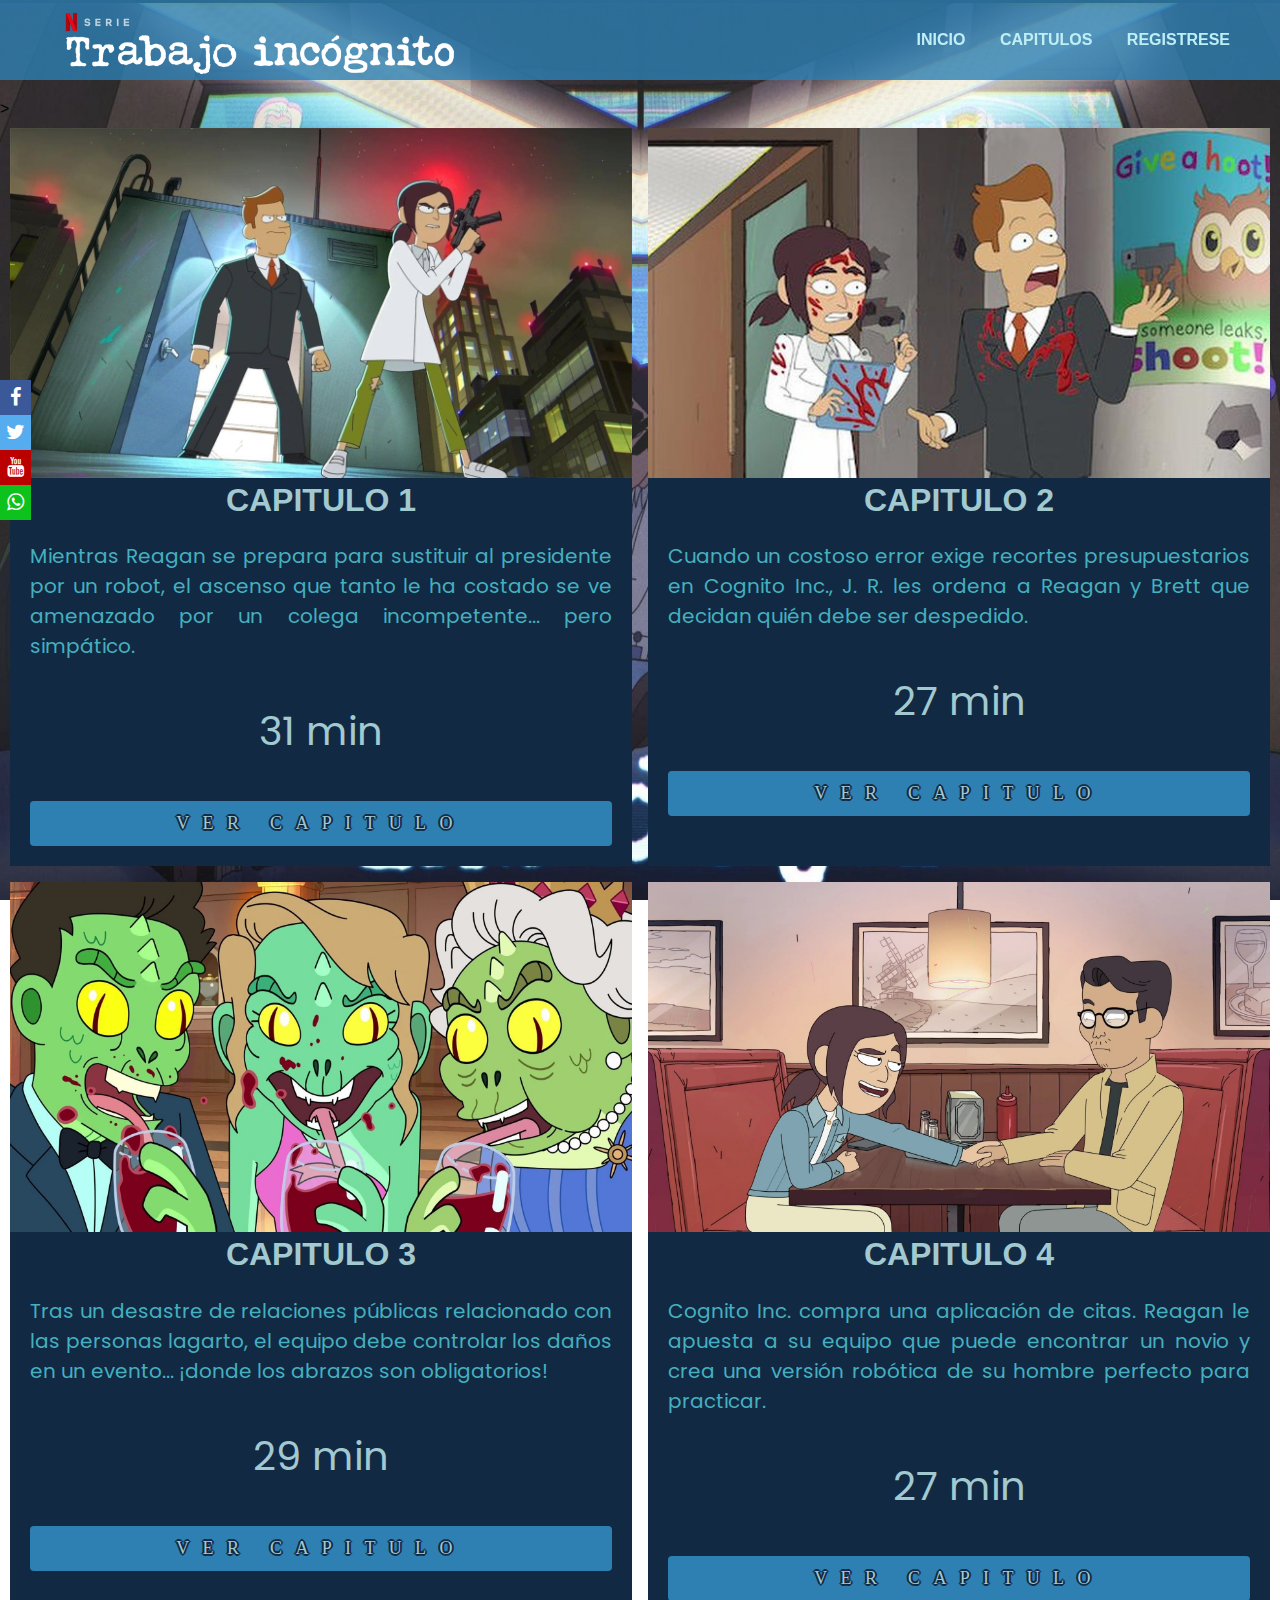
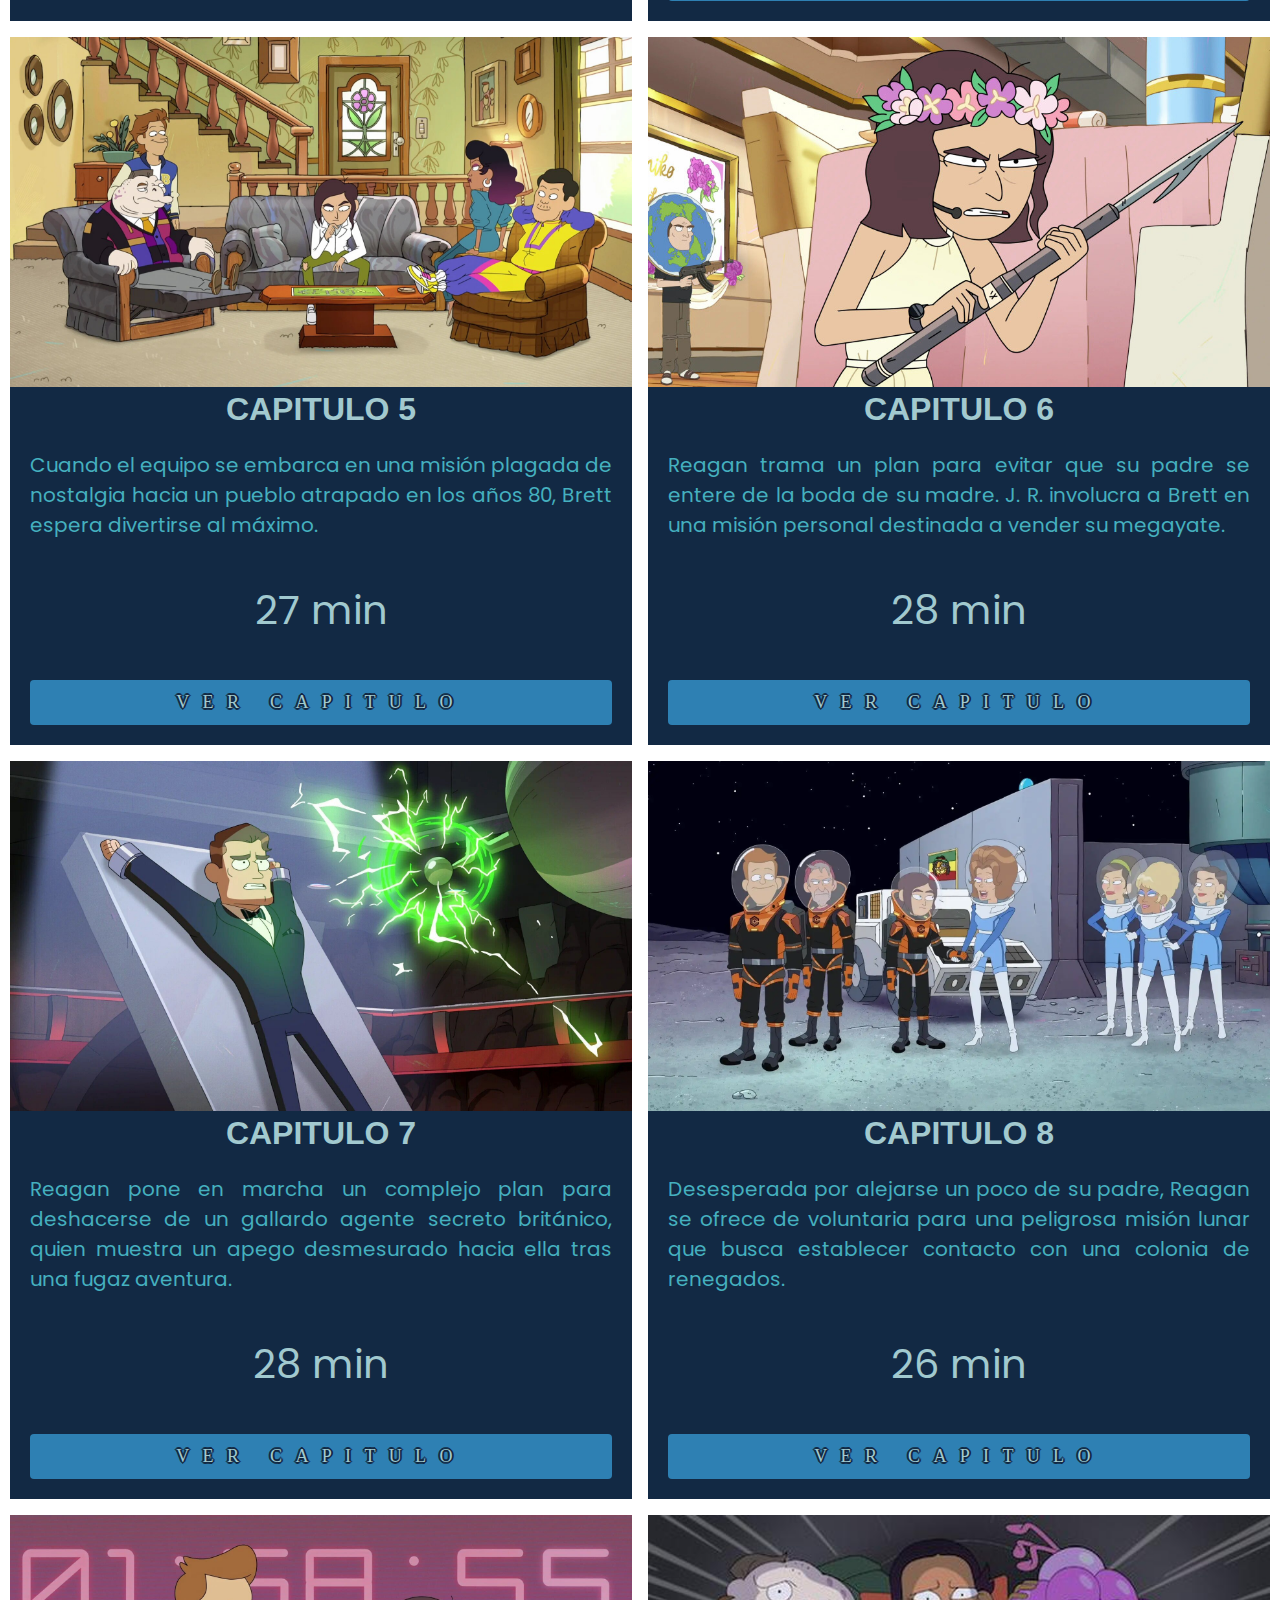
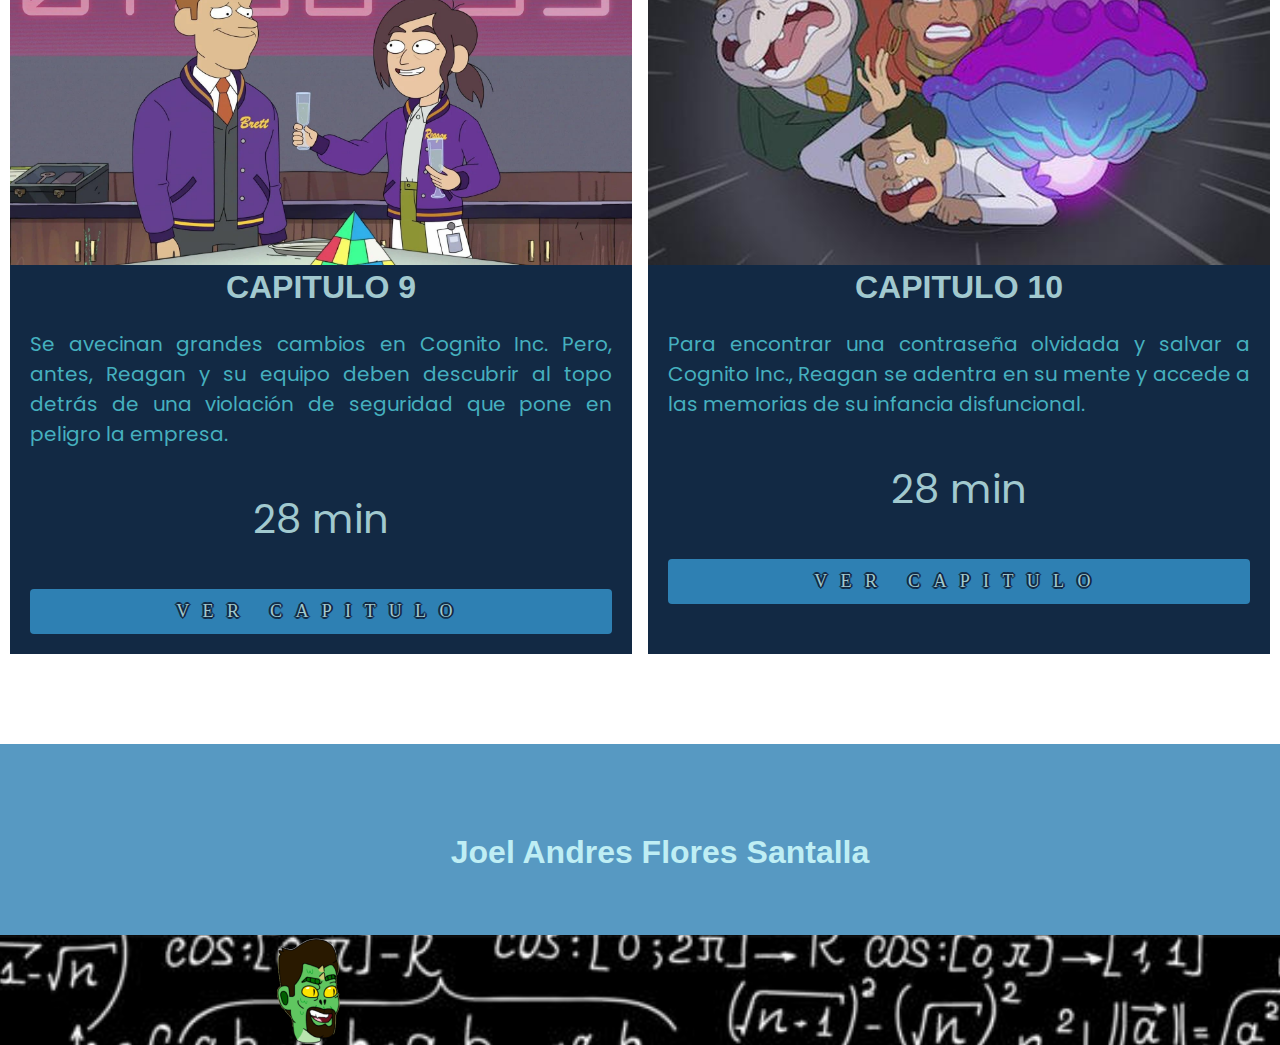
<file: Proyecto Pagina web/capitulos.html>
<!DOCTYPE html>
<html lang="en">
<head>
    <meta charset="UTF-8">
    <meta http-equiv="X-UA-Compatible" content="IE=edge">
    <meta name="viewport" content="width=device-width, initial-scale=1.0">
    <title>CAPITULOS</title>
    <link href="https://fonts.googleapis.com/css?family=Poppins:400,500&display=swap" rel="stylesheet" />
    <script src="https://ajax.googleapis.com/ajax/libs/jquery/3.3.1/jquery.min.js"></script>
    <link rel="stylesheet" href="capitulos.css">
    <link rel="stylesheet" href="https://cdnjs.cloudflare.com/ajax/libs/font-awesome/4.7.0/css/font-awesome.min.css">
</head>
<body>

    <nav>
        <div class="logo"></div>
        <a class="btn">
            <span></span>
            <span></span>
            <span></span>
        </a>
        <div class="menu">
            <a href="index.html">INICIO</a>
            <a href="capitulos.html">CAPITULOS</a>
            <a href="formulario.html">REGISTRESE</a>
        </div>
    </nav>
    <div class="icon-bar">
        <a href="https://www.facebook.com/insidejob" target="_blank" class="facebook"><i class="fa fa-facebook"></i></a> 
        <a href="https://twitter.com/insidejob?lang=es" target="_blank" class="twitter"><i class="fa fa-twitter"></i></a> 
        <a href="https://www.youtube.com/watch?v=DjiohiiCY4s" target="_blank" class="youtube"><i class="fa fa-youtube"></i></a> 
        <a href="https://web.whatsapp.com/" target="_blank" class="whatsapp"><i class="fa fa-whatsapp"></i></a>
    </div>
    <div class="peso"></div>>
    <section>
        <div class="container">
            <div>
                <div class="card">
                    <img src="img/cap1.jpg" alt="CAPITULO 1" style="width:100%">
                    <h1>CAPITULO 1</h1>
                    <br>
                    <p>
                        Mientras Reagan se prepara para sustituir al presidente por un robot, 
                        el ascenso que tanto le ha costado se ve amenazado por un colega incompetente... 
                        pero simpático.
                    </p>
                    <p class="price">31 min</p>
                    <p><button><a href="https://cuevana.biz/serie/97727/trabajo-incognito/temporada/1/episodio/2" target="_blank">VER CAPITULO</a></button></p>
                </div>
            </div>
                <div>
                    <div class="card">
                        <img src="img/cap2.jpg" alt="CAPITULO 2" style="width:100%">
                        <h1>CAPITULO 2</h1>
                        <br>
                        <p>
                            Cuando un costoso error exige recortes presupuestarios en Cognito Inc., 
                            J. R. les ordena a Reagan y Brett que decidan quién debe ser despedido.
                        </p>
                        <p class="price">27 min</p>
                        <p><button><a href="https://cuevana.biz/serie/97727/trabajo-incognito/temporada/1/episodio/2" target="_blank">VER CAPITULO</a></button></p>
                      </div>
                      
                </div>
                <div>
                    <div class="card">
                        <img src="img/cap3.jpg" alt="CAPITULO 3" style="width:100%">
                        <h1>CAPITULO 3</h1>
                        <br>
                        <p>
                            Tras un desastre de relaciones públicas relacionado con las personas 
                            lagarto, el equipo debe controlar los daños en un evento... ¡donde 
                            los abrazos son obligatorios!
                        </p>
                        <p class="price">29 min</p>
                        <p><button><a href="https://cuevana.biz/serie/97727/trabajo-incognito/temporada/1/episodio/3" target="_blank">VER CAPITULO</a></button></p>
                      </div>
                      
                </div>
                <div>
                    <div class="card">
                        <img src="img/cap4.jpg" alt="CAPITULO 4" style="width:100%">
                        <h1>CAPITULO 4</h1>
                        <br>
                        <p>
                            Cognito Inc. compra una aplicación de citas. Reagan le apuesta a su 
                            equipo que puede encontrar un novio y crea una versión robótica de su 
                            hombre perfecto para practicar.
                        </p>
                        <p class="price">27 min</p>
                        <p><button><a href="https://cuevana.biz/serie/97727/trabajo-incognito/temporada/1/episodio/4" target="_blank">VER CAPITULO</a></button></p>
                      </div>
                      
                </div>
                <div>
                    <div class="card">
                        <img src="img/cap5.jpg" alt="CAPITULO 5" style="width:100%">
                        <h1>CAPITULO 5</h1>
                        <br>
                        <p>
                            Cuando el equipo se embarca en una misión plagada de nostalgia hacia 
                            un pueblo atrapado en los años 80, Brett espera divertirse al máximo.
                        </p>
                        <p class="price">27 min</p>
                        <p><button><a href="https://cuevana.biz/serie/97727/trabajo-incognito/temporada/1/episodio/5" target="_blank">VER CAPITULO</a></button></p>
                      </div>
                      
                </div>
                <div>
                    <div class="card">
                        <img src="img/cap6.jpg" alt="CAPITULO 6" style="width:100%">
                        <h1>CAPITULO 6</h1>
                        <br>
                        <p>
                            Reagan trama un plan para evitar que su padre se entere de la boda de 
                            su madre. J. R. involucra a Brett en una misión personal destinada a 
                            vender su megayate.
                        </p>
                        <p class="price">28 min</p>
                        <p><button><a href="https://cuevana.biz/serie/97727/trabajo-incognito/temporada/1/episodio/6" target="_blank">VER CAPITULO</a></button></p>
                      </div>
                      
                </div>
                <div>
                    <div class="card">
                        <img src="img/cap7.jpg" alt="CAPITULO 7" style="width:100%">
                        <h1>CAPITULO 7</h1>
                        <br>
                        <p>
                            Reagan pone en marcha un complejo plan para deshacerse de un gallardo 
                            agente secreto británico, quien muestra un apego desmesurado hacia ella 
                            tras una fugaz aventura.
                        </p>
                        <p class="price">28 min</p>
                        <p><button><a href="https://cuevana.biz/serie/97727/trabajo-incognito/temporada/1/episodio/7" target="_blank">VER CAPITULO</a></button></p>
                      </div>
                      
                </div>
                <div>
                    <div class="card">
                        <img src="img/cap8.jpg" alt="CAPITULO 8" style="width:100%">
                        <h1>CAPITULO 8</h1>
                        <br>
                        <p>
                            Desesperada por alejarse un poco de su padre, Reagan se ofrece de 
                            voluntaria para una peligrosa misión lunar que busca establecer contacto 
                            con una colonia de renegados.
                        </p>
                        <p class="price">26 min</p>
                        <p><button><a href="https://cuevana.biz/serie/97727/trabajo-incognito/temporada/1/episodio/8" target="_blank">VER CAPITULO</a></button></p>
                      </div>
                      
                </div>
                <div>
                    <div class="card">
                        <img src="img/cap9.jpg" alt="CAPITULO 9" style="width:100%">
                        <h1>CAPITULO 9</h1>
                        <br>
                        <p>
                            Se avecinan grandes cambios en Cognito Inc. Pero, antes, Reagan y su 
                            equipo deben descubrir al topo detrás de una violación de seguridad que 
                            pone en peligro la empresa.
                        </p>
                        <p class="price">28 min</p>
                        <p><button><a href="https://cuevana.biz/serie/97727/trabajo-incognito/temporada/1/episodio/9" target="_blank">VER CAPITULO</a></button></p>
                      </div>
                      
                </div>
                <div>
                    <div class="card">
                        <img src="img/cap10.jpg" alt="CAPITULO 10" style="width:100%">
                        <h1>CAPITULO 10</h1>
                        <br>
                        <p>
                            Para encontrar una contraseña olvidada y salvar a Cognito Inc., 
                            Reagan se adentra en su mente y accede a las memorias de su infancia disfuncional.
                        </p>
                        <p class="price">28 min</p>
                        <p><button><a href="https://cuevana.biz/serie/97727/trabajo-incognito/temporada/1/episodio/10" target="_blank">VER CAPITULO</a></button></p>
                      </div>
                      
                </div>

        </div>
    </section>
    <script type="text/javascript">
        $(".btn").on("click", function(){
            $('.menu').toggleClass("show");
        });
    </script>
</body>
<footer>
    <h1>Joel Andres Flores Santalla</h1>
    <div>
        <div id="game-container" class="contenedor"></div>
        <script src="phaser.min.js"></script>
        <script src="Game.js"></script>
    </div>
</footer>
</html>
</file>
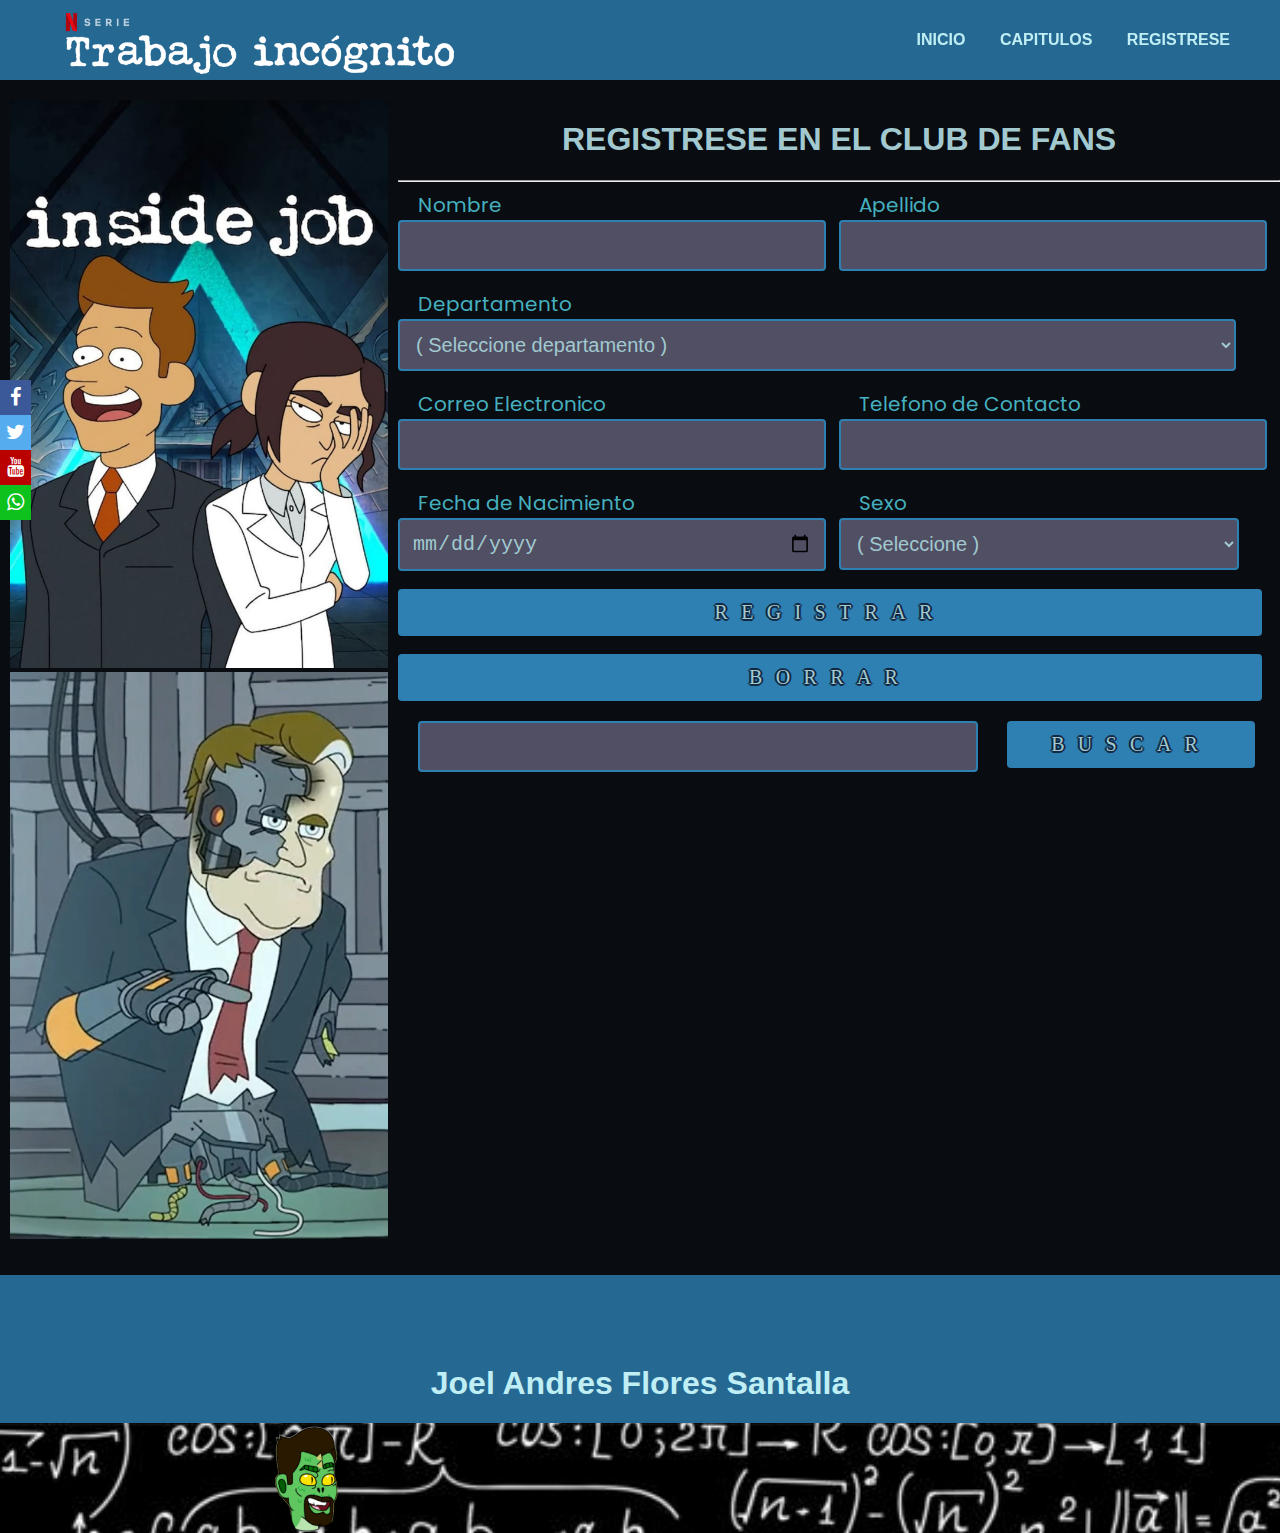
<file: Proyecto Pagina web/formulario.html>
<!DOCTYPE html>
<html lang="en">
<head>
    <meta charset="UTF-8">
    <meta http-equiv="X-UA-Compatible" content="IE=edge">
    <meta name="viewport" content="width=device-width, initial-scale=1.0">
    <link href="https://fonts.googleapis.com/css?family=Poppins:400,500&display=swap" rel="stylesheet" />
    <script src="https://ajax.googleapis.com/ajax/libs/jquery/3.3.1/jquery.min.js"></script>
    <title>REGISTRESE</title>
    <link rel="stylesheet" href="formulario.css">
    <link rel="stylesheet" href="https://cdnjs.cloudflare.com/ajax/libs/font-awesome/4.7.0/css/font-awesome.min.css">
    
</head>
<body>
    <nav>
        <div class="logo"></div>
        <a class="btn">
            <span></span>
            <span></span>
            <span></span>
        </a>
        <div class="menu">
            <a href="index.html">INICIO</a>
            <a href="capitulos.html">CAPITULOS</a>
            <a href="formulario.html">REGISTRESE</a>
        </div>
    </nav>
    <header></header>
    <div class="icon-bar">
        <a href="https://www.facebook.com/insidejob" target="_blank" class="facebook"><i class="fa fa-facebook"></i></a> 
        <a href="https://twitter.com/insidejob?lang=es" target="_blank" class="twitter"><i class="fa fa-twitter"></i></a> 
        <a href="https://www.youtube.com/watch?v=DjiohiiCY4s" target="_blank" class="youtube"><i class="fa fa-youtube"></i></a> 
        <a href="https://web.whatsapp.com/" target="_blank" class="whatsapp"><i class="fa fa-whatsapp"></i></a>
    </div>
    <div class="grid-container">
        <div>
            <img class="imgform" src="img\paraformulario.jpg">
            <img src="img\paraformulario2.jpg">
            <!--
                <div class="c10">
                <iframe src="https://www.google.com/maps/embed?pb=!1m18!1m12!1m3!1d3178.9538386650474!2d-3.6137609843172185!3d37.17756797987259!2m3!1f0!2f0!3f0!3m2!1i1024!2i768!4f13.1!3m3!1m2!1s0xd71fc92a8f925ff%3A0x22830a5e492b95b1!2zQ2FsbGUgTcOpbmRleiBOw7rDsWV6LCAxMCwgMTgwMDMgR3JhbmFkYQ!5e0!3m2!1ses!2ses!4v1472711730435" width=auto height=auto frameborder="0" style="border:0" allowfullscreen</iframe>
                </div>
            -->
        </div>
        <div>
            <form>
                <h1>REGISTRESE EN EL CLUB DE FANS</h1>
                <hr>
                <div class="grid-form">
                    <div class="caja c1">
                        <label>Nombre</label><br>
                        <input type="text" id="alt" name="alt" required><br><br>
                    </div>
                    <div class="caja c2">
                        <label>Apellido</label><br>
                        <input type="text" id="alt" name="alt" required><br><br>
                    </div>
                    <div class="c3">
                        <label>Departamento</label><br>
                        <select name="alt" required>
                            <option value="lp">( Seleccione departamento )</option>
                            <option value="lp">LA PAZ</option>
                            <option value="ch">COCHABAMBA</option>
                            <option value="st">SANTA CRUZ</option>
                            <option value="bn">BENI</option>
                            <option value="pd">PANDO</option>
                            <option value="or">ORURO</option>
                            <option value="pt">POTOSI</option>
                            <option value="ch">CHUQUISACA</option>
                            <option value="tj">TARIJA</option>
                        </select>
                        <br><br>
                    </div>
                    <div class="caja c4">
                        <label>Correo Electronico</label><br>
                        <input type="email" id="alt" name="alt" required><br><br>
                    </div>
                    <div class="caja c5">
                        <label>Telefono de Contacto</label><br>
                        <input type="tel" id="alt" name="alt" required><br><br>
                    </div>
                    <div class="caja c6">
                        <label>Fecha de Nacimiento</label><br>
                        <input type="date" id="birthdaytime" name="birthdaytime" required><br><br>
                    </div>
                    <div class="caja c7">
                        <label>Sexo</label><br>
                        <select name="alt" required>
                            <option value="nn">( Seleccione )</option>
                            <option value="m">Hombre</option>
                            <option value="f">Mujer</option>
                        </select>
                        <br><br>
                    </div>
                    
                    
                </div>
                <div class="grid-map">
                    <div class="c11">
                        <input type="submit" value="REGISTRAR"><br><br>
                        <input type="reset" value="BORRAR">
                    </div>
                    <div class="c9 buscador">
                        <div>
                            <p><input type="search" name="busqueda"></p>
                        </div>
                        <div>
                            <p><input type="submit" value="BUSCAR"></p>
                        </div>
                    </div>
                    <div>
                        <form action="https://twitter.com/ney01010" >
                            <iframe class="map" src="https://www.google.com/maps/embed?pb=!1m14!1m8!1m3!1d15086.94460396503!2d-65.2540309280321!3d-19.031344750965914!3m2!1i1024!2i768!4f13.1!3m3!1m2!1s0x93fbc8daee899591%3A0x6d2d1e47fc8a29fc!2sMercado%20el%20Morro!5e0!3m2!1ses!2sbo!4v1651103038243!5m2!1ses!2sbo"  height="400" style="border:0;" allowfullscreen="" loading="lazy" referrerpolicy="no-referrer-when-downgrade"></iframe>
                        </form>
                    </div>
                </div>
                
            </form>
        </div>
    </div>
    
    <script type="text/javascript">
        $(".btn").on("click", function(){
            $('.menu').toggleClass("show");
        });
    </script>
</body>
<footer>
    <h1>Joel Andres Flores Santalla</h1>
    <div>
        <div id="game-container" class="contenedor"></div>
        <script src="phaser.min.js"></script>
        <script src="Game.js"></script>
    </div>
</footer>
</html>
</file>
<file: Proyecto Pagina web/capitulos.css>
.peso{
  height: 100px;
}

body {
    background-image: url('img/fondocaps.jpg');
    background-repeat: no-repeat;
    background-attachment: fixed;
    background-size: 100% 100%;
    margin: 0;
    padding: 0;
    font-family: Arial;
}
img{
    width: 100%;
    height: auto;
}
nav {
    position: fixed;
    height: 80px;
    overflow: hidden;
    top: 0;
    display: flex;
    align-items: center;
    background: rgb(45,128,179, 0.8);
    width: 100%;
}
footer{
    background: rgb(45,128,179, 0.8);
}
footer > h1 {
    text-align: center;
    color: #bfeef4;
}

.logo {
    background: url(img/logotrabajo.png) no-repeat 50% 50%;
    background-size: contain;
    width: 520px;
    height: 70px;
    float: left;
}
.buscador{
    margin-top: 80px;
    padding-top: 90px;
}

input{
    width: 100%;
    padding: 12px;
    font-size: 20px;
    border: 2px solid rgb(46,128,179);
    color: rgb(161,201,207);
    border-radius: 4px;
    resize: vertical;
    background-color: rgb(80,79,100);
}
input[type="submit"]{
    width: 100%;
    margin-top: 0;
    background-color: rgb(46,128,179);
    color: rgb(161,201,207);
    font-family: 'Lucida Sans';
    text-shadow: 2px 0 0 rgb(18,41,68), -2px 0 0 rgb(18,41,68), 0 2px 0 rgb(18,41,68), 0 -2px 0 rgb(18,41,68), 1px 1px rgb(18,41,68), -1px -1px 0 rgb(18,41,68), 1px -1px 0 rgb(18,41,68), -1px 1px 0 rgb(18,41,68);
    letter-spacing: 10pt;
    padding: 12px;
    border: 2px solid rgb(46,128,179);
    border-radius: 4px;
    cursor: pointer;
}
.buscador{
    display: grid;
    grid-template-columns: 70% 30%;
    justify-content: center;
    padding-right: 20px;
    padding-left: 20px;
}
.buscador p {
    font-size: 20px;
    padding: 0px 0px 0px 0px;
}



.menu{
    position: absolute;
    right: 50px;
}
.menu a{
    color: #bfeef4;
    text-decoration: none;
    font-weight: 700;
    margin-left: 30px;
    transition: color 0.3s;
    text-transform: uppercase;
}
.menu a:hover{
    color: #45b0bf;
}
h1 {
    color: #a2c9cf;
    width: 100%;
    height: 80px;
    margin-top: 80px;
    padding-top: 90px;
    padding-left: 20px;
 }

/* ESTILOS PARA EL MENU DESPLEGABLE */
.btn {
    display: none;
    position: absolute;
    right: 20px;
}
.btn:hover > span {
    background-color: #a2c9cf;
}
.btn span {
    display: block;
    margin: 6px;
    width: 40px;
    height: 3px;
    background: #45b0bf;
}


/* ESTILOS DE LA PAGINA EN GENERAL */
p {
    font-family: 'Poppins', sans-serif;
    padding: 5px 20px 20px 20px;
    font-size: 20px;
    text-align: justify;
    color: #45b0bf;
}

@media only screen and (max-width: 900px){
    .logo {
        background: url(img/logotrabajo.png) no-repeat 50% 50%;
        background-size: contain;
        width: 320px;
        height: 50px;
        float: left;
    }
    nav {
        overflow: visible;
    }
    .menu {
        width: 100%;
        right: 0;
        top: 80px;
        background: #504f64;
        overflow: hidden;
        max-height: 0;
    }
    .menu a{
        color: #a2c9cf;
        display: block;
        text-align: center;
        padding: 10px;
        margin: 0;
    }
    .btn {
        display: block;
        cursor: pointer;
    }
    .show {
        max-height: 200px;
    }
    input[type="submit"]{
        letter-spacing: 0;
    }
}






.card {
    margin: auto;
    text-align: center;
    font-family: arial;
  }
.card h1{
    color: #a2c9cf;
    width: 100%;
    height: 0px;
    margin-top: 0px;
    padding-top: 0px;
    padding-left: 0px;
}
.price {
    color: rgb(161,201,207);
    font-size: 40px;
    text-align: center;
}
.card p{
    padding: 0px 20px 0px 20px;
}
.card button {
    background-color: rgb(46,128,179);
    color: rgb(161,201,207);
    font-family: 'Lucida Sans';
    text-shadow: 2px 0 0 rgb(18,41,68), -2px 0 0 rgb(18,41,68), 0 2px 0 rgb(18,41,68), 0 -2px 0 rgb(18,41,68), 1px 1px rgb(18,41,68), -1px -1px 0 rgb(18,41,68), 1px -1px 0 rgb(18,41,68), -1px 1px 0 rgb(18,41,68);
    letter-spacing: 10pt;
    text-align: center;
    width: 100%;
    font-size: 18px;
    border: none;
    border-radius: 4px;
    cursor: pointer;
    padding: 12px;
}
button a{
    color: rgb(161,201,207);
    font-family: 'Lucida Sans';
    text-shadow: 2px 0 0 rgb(18,41,68), -2px 0 0 rgb(18,41,68), 0 2px 0 rgb(18,41,68), 0 -2px 0 rgb(18,41,68), 1px 1px rgb(18,41,68), -1px -1px 0 rgb(18,41,68), 1px -1px 0 rgb(18,41,68), -1px 1px 0 rgb(18,41,68);
    letter-spacing: 10pt;
    text-align: center;
    text-decoration: none;
}
.card button:hover {
    opacity: 0.7;
    background-color: rgb(161,201,207);
}





.container {
    display: grid;
    grid-template-columns: repeat(2, 1fr);
    grid-gap: 1em;
    grid-template-rows: minmax(10px auto);
    padding: 10px;
}
.container div {
    background: rgb(18,41,68);
}
.container div:hover {
    border: 3px solid rgb(46,128,179);
}

  @media screen and (max-width: 600px) {
  
    .container {
      display: grid;
      grid-template-columns: repeat(1, 1fr);
      grid-gap: 1em;
      grid-template-rows: minmax(50px auto);
      padding: 10px;
      margin:10px;
    }

    .menu a {
      float: none;
      width: 100%;
    }


  }


  .icon-bar {
    position: fixed;
    top: 50%;
    -webkit-transform: translateY(-50%);
    -ms-transform: translateY(-50%);
    transform: translateY(-50%);
  }
  
  .icon-bar a {
    display: block;
    text-align: center;
    padding: 6px;
    transition: all 0.3s ease;
    color: white;
    font-size: 20px;
  }
  
  .icon-bar a:hover {
    background-color: rgb(241, 67, 19);
  }
  
  .facebook {
    background: #3B5998;
    color: white;
  }
  
  .twitter {
    background: #55ACEE;
    color: white;
  }
  
  .google {
    background: #dd4b39;
    color: white;
  }
  
  .linkedin {
    background: #007bb5;
    color: white;
  }
  
  .youtube {
    background: #bb0000;
    color: white;
  }
  
  .content {
    margin-left: 75px;
    font-size: 30px;
  }
  .whatsapp {
    background: #0ec21d;
    color: white;
  }



  footer .fa {
    padding: 20px;
    font-size: 30px;
    width: 50px;
    text-align: center;
    text-decoration: none;
    margin: 5px 2px;
  }
footer .fa:hover {
    opacity: 0.7;
}
footer .fa-facebook {
  background: #3B5998;
  color: white;
}
footer  .fa-twitter {
  background: #55ACEE;
  color: white;
}
footer .fa-google {
  background: #dd4b39;
  color: white;
}
footer .fa-linkedin {
  background: #007bb5;
  color: white;
}
footer .fa-youtube {
  background: #bb0000;
  color: white;
}
footer .fa-instagram {
  background: #125688;
  color: white;
}
footer .fa-pinterest {
  background: #cb2027;
  color: white;
}
footer .fa-whatsapp {
  background: #10d04a;
  color: white;
}
</file>
<file: Proyecto Pagina web/formulario.css>
label{
    font-family: 'Poppins', sans-serif;
    padding: 5px 20px 20px 20px;
    font-size: 20px;
    text-align: justify;
    color: #45b0bf;
}
input,select{
    width: 95%;
    padding: 12px;
    font-size: 20px;
    border: 2px solid rgb(46,128,179);
    color: rgb(161,201,207);
    border-radius: 4px;
    resize: vertical;
    background-color: rgb(80,79,100);
}
h1 {
    color: #a2c9cf;
    width: 100%;
    padding-top: 90px;
    text-align: center;
 }
input[type="submit"], input[type="reset"] {
    width: 98%;
    margin-top: 0;
    background-color: rgb(46,128,179);
    color: rgb(161,201,207);
    font-family: 'Lucida Sans';
    text-shadow: 2px 0 0 rgb(18,41,68), -2px 0 0 rgb(18,41,68), 0 2px 0 rgb(18,41,68), 0 -2px 0 rgb(18,41,68), 1px 1px rgb(18,41,68), -1px -1px 0 rgb(18,41,68), 1px -1px 0 rgb(18,41,68), -1px 1px 0 rgb(18,41,68);
    letter-spacing: 10pt;
    padding: 12px;
    border: none;
    border-radius: 4px;
    cursor: pointer;
}
.imgform{
    padding-top: 90px;
    width: 100%;
    height: auto;
}
img{
    width: 100%;
    height: auto;
}
.grid-container {
    display: grid;
    grid-template-columns: 30% 70%;
    grid-gap: 10px;
    padding: 10px;
}
.grid-form{
    display: grid;
    grid-template-columns: auto auto;
}
.map{
    width: 850px;
}

.caja{
    padding-right: 20px;
}
.c3{
    grid-column: 1/3;
}
.c9{
    grid-column: 1/3;
}
.c11{
    grid-column: 1/3;
}

.buscador{
    display: grid;
    grid-template-columns: 70% 30%;
    justify-content: center;
    padding-right: 20px;
    padding-left: 20px;
}
.buscador p {
    font-size: 20px;
    padding: 0px 0px 0px 0px;
}
.r{
    width: 0%;
}



body {
    margin: 0;
    padding: 0;
    font-family: Arial;
    background-color: #090c11;
}
nav {
    position: fixed;
    height: 80px;
    overflow: hidden;
    top: 0;
    display: flex;
    align-items: center;
    background: rgb(45,128,179, 0.8);
    width: 100%;
}
footer{
    background: rgb(45,128,179, 0.8);
}
footer > h1 {
    text-align: center;
    color: #bfeef4;

}

.logo {
    background: url(img/logotrabajo.png) no-repeat 50% 50%;
    background-size: contain;
    width: 520px;
    height: 70px;
    float: left;
}

.menu{
    position: absolute;
    right: 50px;
}

.menu a{
    color: #bfeef4;
    text-decoration: none;
    font-weight: 700;
    margin-left: 30px;
    transition: color 0.3s;
    text-transform: uppercase;
}
.menu a:hover{
    color: #45b0bf;
}


/* ESTILOS PARA EL MENU DESPLEGABLE */
.btn {
    display: none;
    position: absolute;
    right: 20px;
}
.btn:hover > span {
    background-color: #a2c9cf;
}
.btn span {
    display: block;
    margin: 6px;
    width: 40px;
    height: 3px;
    background: #45b0bf;
}
@media only screen and (max-width: 900px){
    .logo {
        background: url(img/logotrabajo.png) no-repeat 50% 50%;
        background-size: contain;
        width: 320px;
        height: 50px;
        float: left;
    }
    nav {
        overflow: visible;
    }
    .menu {
        width: 100%;
        right: 0;
        top: 80px;
        background: #504f64;
        overflow: hidden;
        max-height: 0;
    }
    .menu a{
        color: #a2c9cf;
        display: block;
        text-align: center;
        padding: 10px;
        margin: 0;
    }
    .btn {
        display: block;
        cursor: pointer;
    }
    .show {
        max-height: 200px;
    }
    input[type="submit"]{
        letter-spacing: 0;
    }
    .grid-container {
        display: grid;
        grid-template-columns: 0% 100%;
        grid-gap: 10px;
        padding: 10px;
    }
    .grid-form{
        display: grid;
        grid-template-columns: auto;
    }
    .c3{
        grid-column: 1/2;
    }
    .c9{
        grid-column: 1/2;
    }
    .c9 input[type="submit"]{
        letter-spacing: 0pt;
    }
    .c11{
        grid-column: 1/2;
    }
    .map{
        width: 400px;
    }
}






.icon-bar {
    position: fixed;
    top: 50%;
    -webkit-transform: translateY(-50%);
    -ms-transform: translateY(-50%);
    transform: translateY(-50%);
  }
  
  .icon-bar a {
    display: block;
    text-align: center;
    padding: 6px;
    transition: all 0.3s ease;
    color: white;
    font-size: 20px;
  }
  
  .icon-bar a:hover {
    background-color: rgb(241, 67, 19);
  }
  
  .facebook {
    background: #3B5998;
    color: white;
  }
  
  .twitter {
    background: #55ACEE;
    color: white;
  }
  
  .google {
    background: #dd4b39;
    color: white;
  }
  
  .linkedin {
    background: #007bb5;
    color: white;
  }
  
  .youtube {
    background: #bb0000;
    color: white;
  }
  
  .content {
    margin-left: 75px;
    font-size: 30px;
  }
  .whatsapp {
    background: #0ec21d;
    color: white;
  }



  footer .fa {
    padding: 20px;
    font-size: 30px;
    width: 50px;
    text-align: center;
    text-decoration: none;
    margin: 5px 2px;
  }
footer .fa:hover {
    opacity: 0.7;
}
footer .fa-facebook {
  background: #3B5998;
  color: white;
}
footer  .fa-twitter {
  background: #55ACEE;
  color: white;
}
footer .fa-google {
  background: #dd4b39;
  color: white;
}
footer .fa-linkedin {
  background: #007bb5;
  color: white;
}
footer .fa-youtube {
  background: #bb0000;
  color: white;
}
footer .fa-instagram {
  background: #125688;
  color: white;
}
footer .fa-pinterest {
  background: #cb2027;
  color: white;
}
footer .fa-whatsapp {
    background: #10d04a;
    color: white;
  }
</file>
